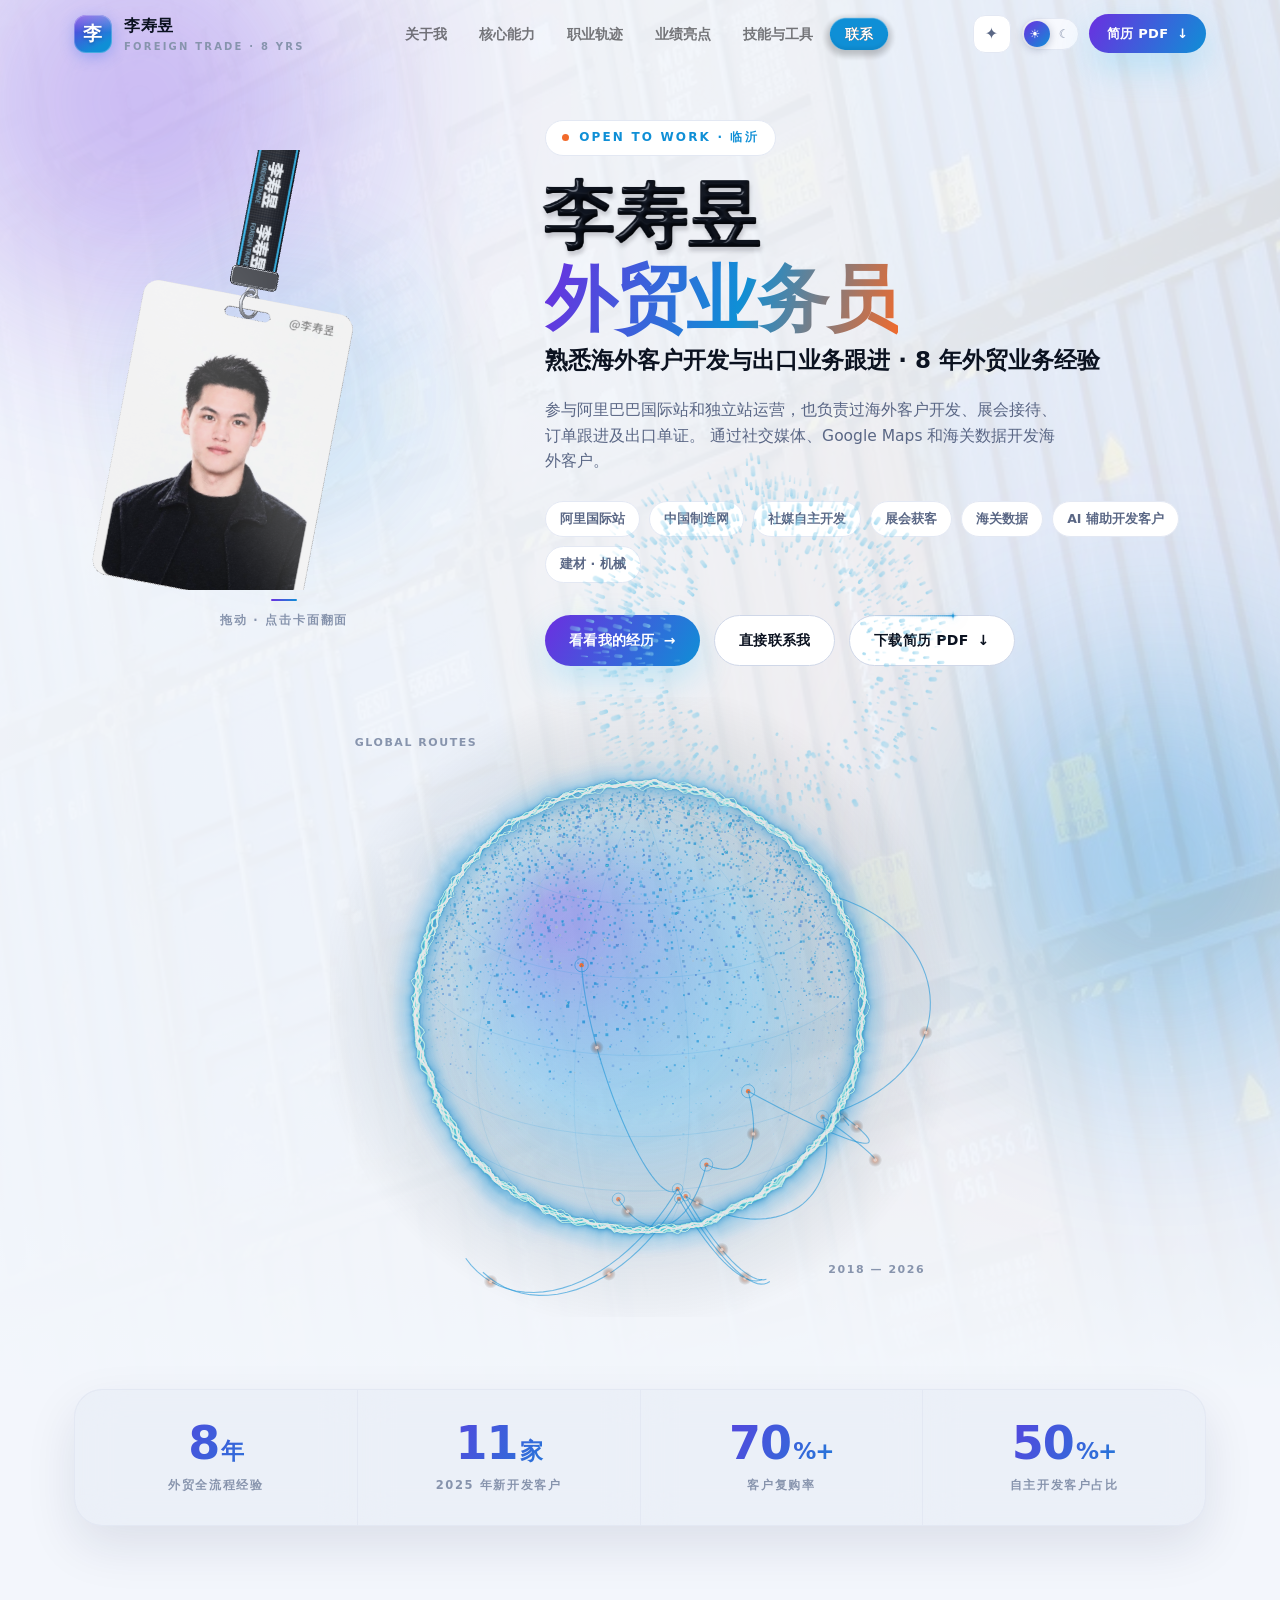
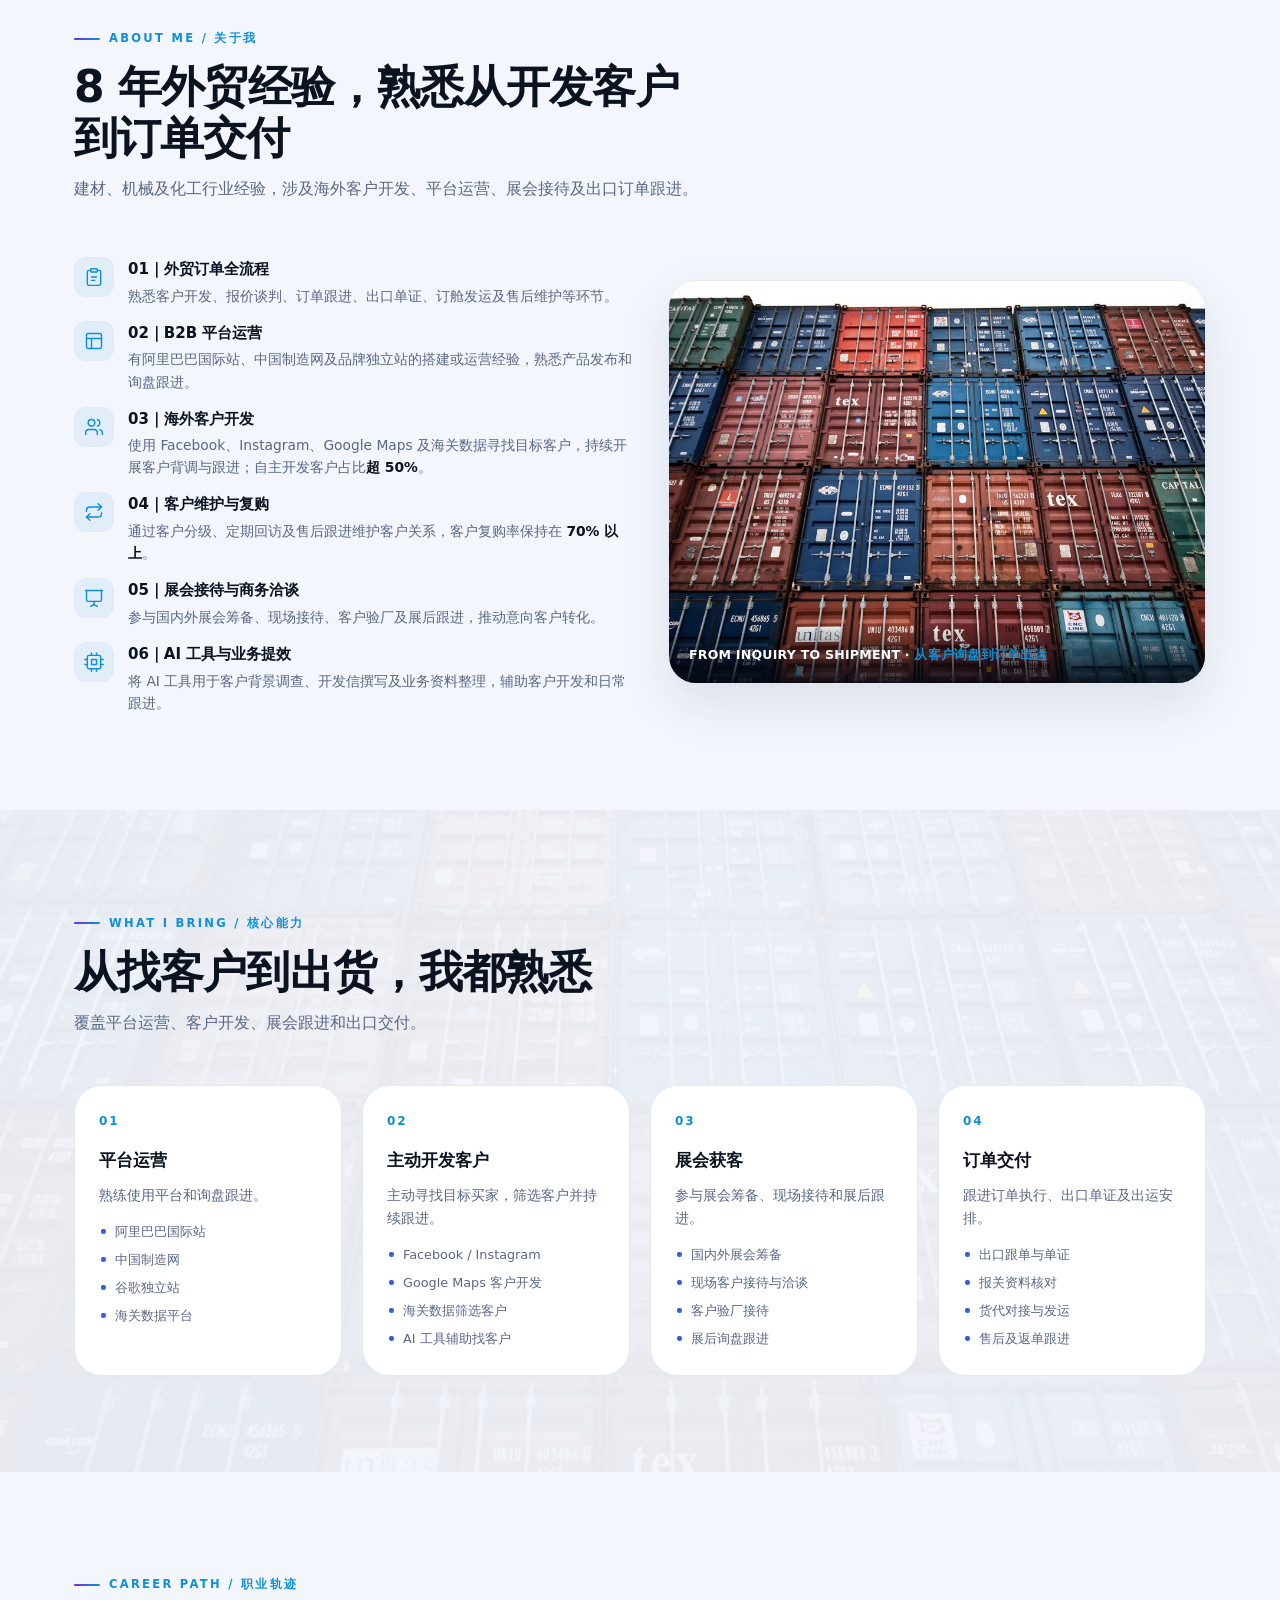
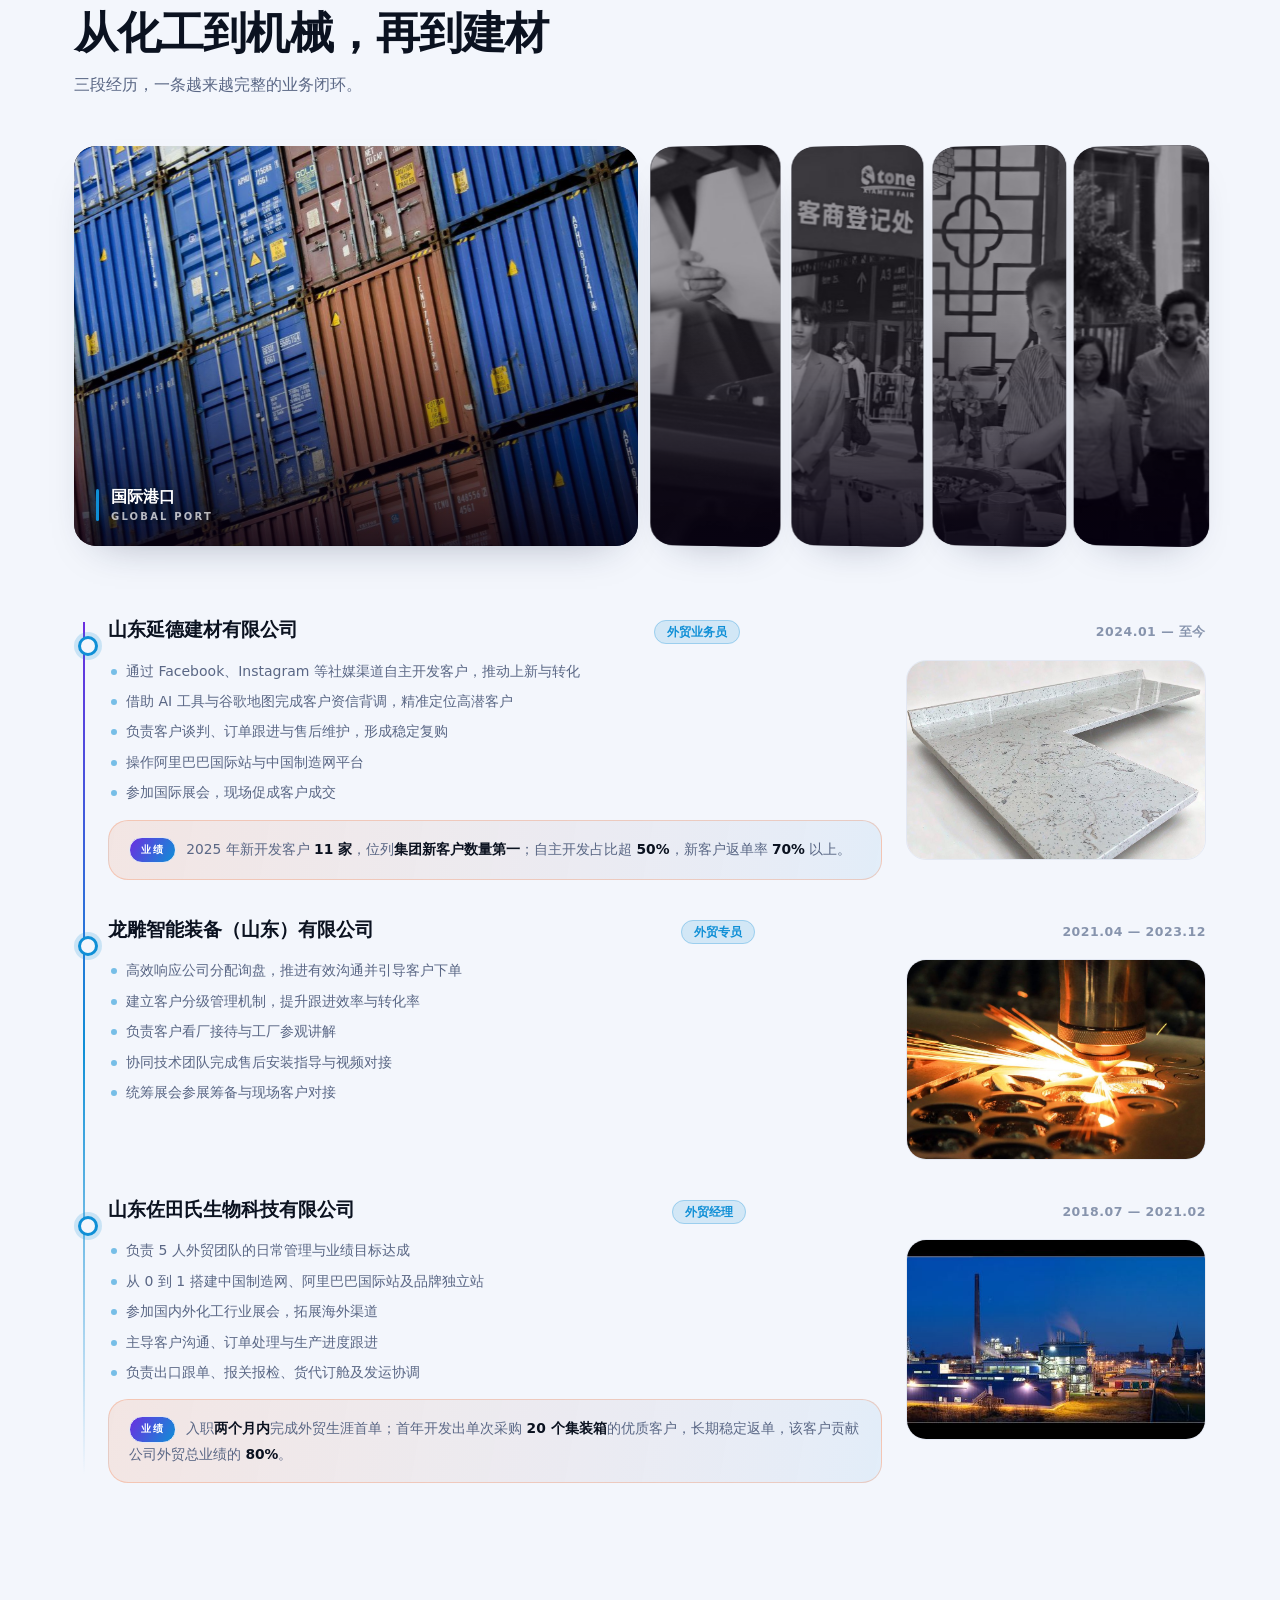
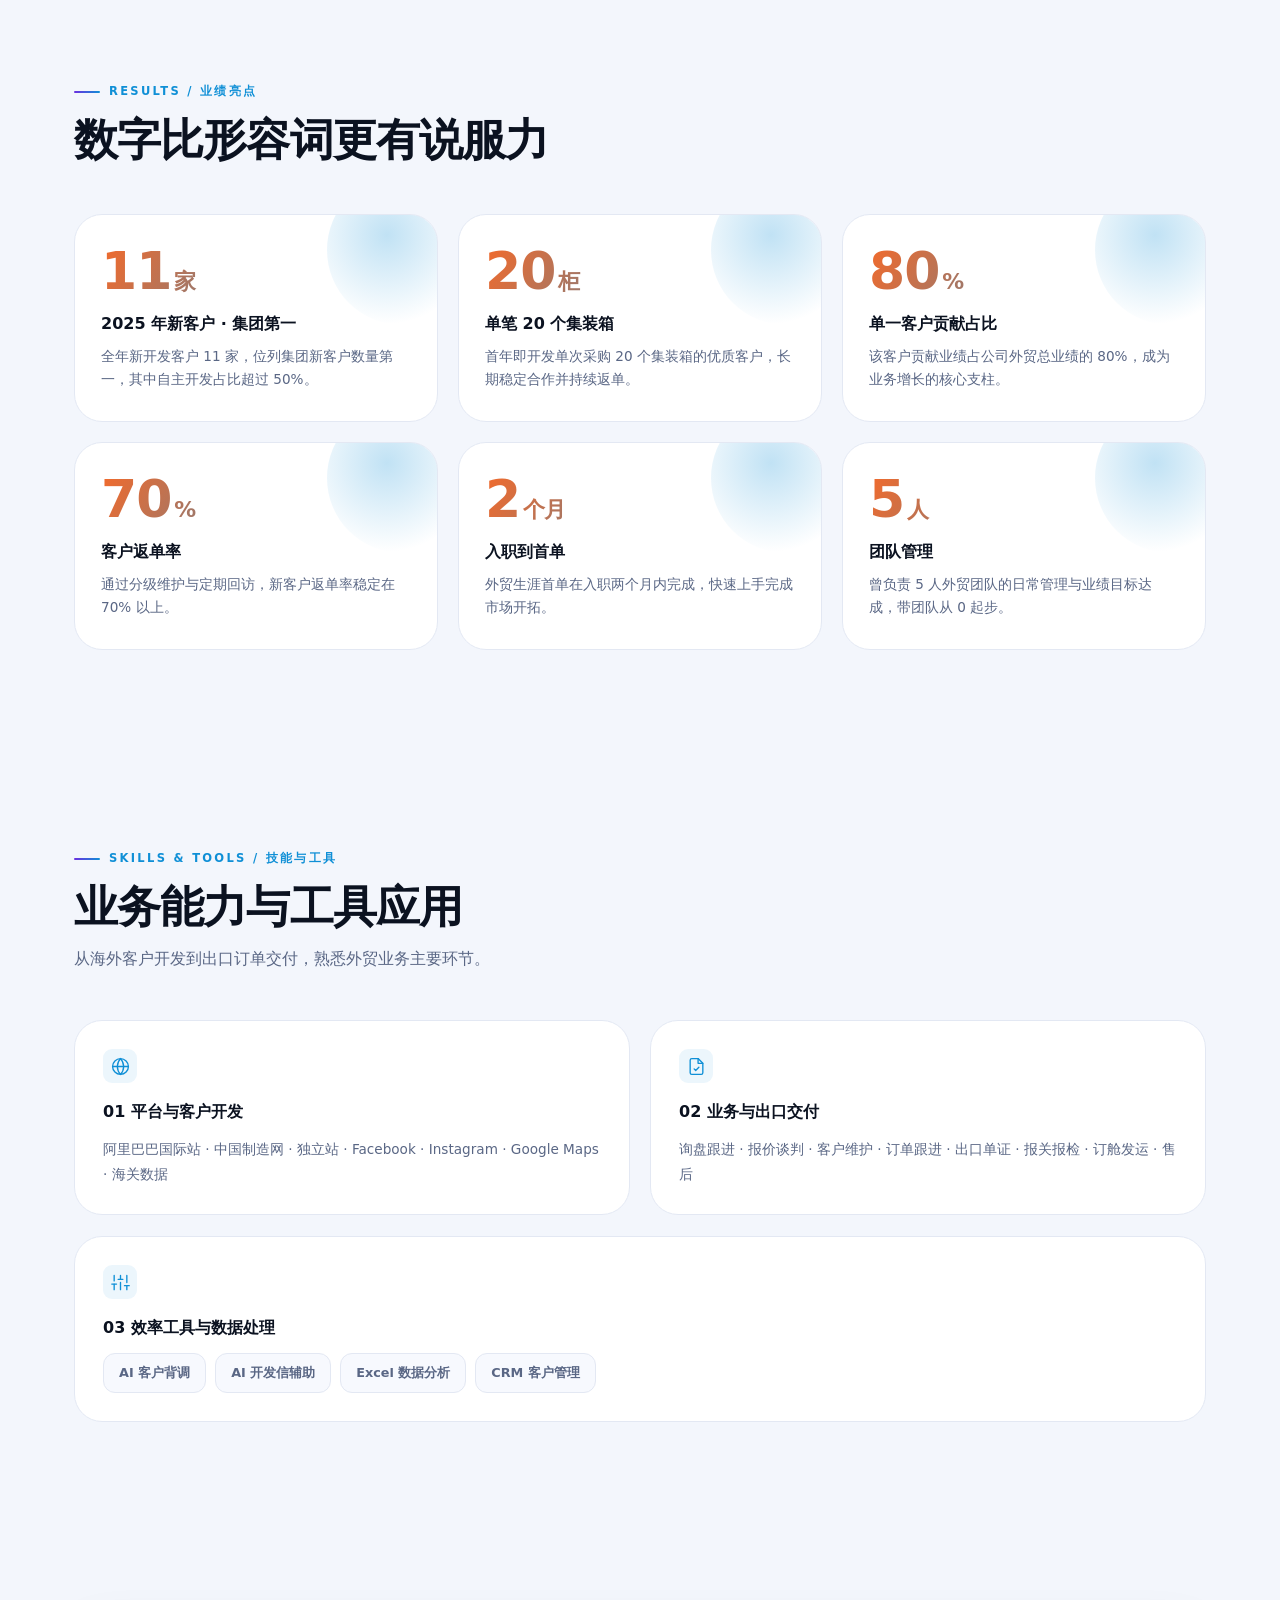
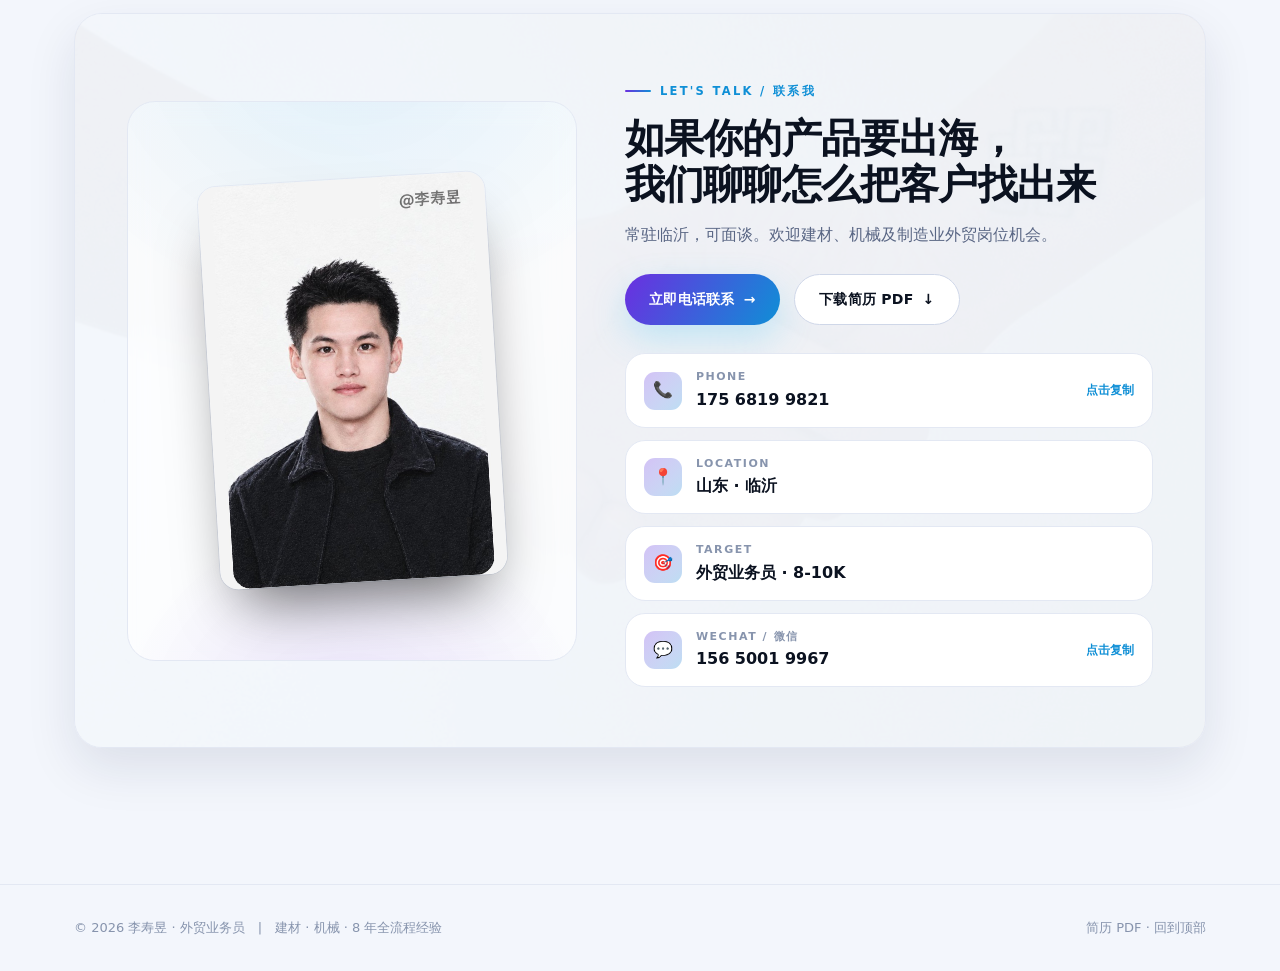
<file: index.html>
<!DOCTYPE html>
<html lang="zh-CN" data-theme="dark">
<head>
<meta charset="utf-8">
<meta name="viewport" content="width=device-width, initial-scale=1">
<title>李寿昱 · 外贸业务员 | 让中国制造直达海外买家</title>
<meta name="description" content="李寿昱，8 年外贸全流程经验，覆盖建材与机械行业。擅长阿里巴巴国际站、中国制造网平台运营，自主开发客户占比超 50%，客户复购率 70%+。">
<link rel="stylesheet" href="assets/css/style.css?v=20261024d">
</head>
<body>

<div class="ambient"></div>

<!-- 光标光效层：SwarmCursor 粒子群（WebGL2 实例化绘制），pointer-events:none 不拦截任何点击 -->
<div class="swarm-cursor" id="swarmLayer" aria-hidden="true">
  <canvas class="swarm-cursor__canvas" id="swarmCanvas"></canvas>
</div>

<!-- ================= NAV ================= -->
<nav class="nav" id="nav">
  <div class="wrap nav-in">
    <a class="brand" href="#top">
      <span class="mark">李</span>
      <span>李寿昱<small>FOREIGN TRADE · 8 YRS</small></span>
    </a>

    <div class="nav-links" id="navLinks">
      <a href="#about">关于我</a>
      <a href="#capability">核心能力</a>
      <a href="#path">职业轨迹</a>
      <a href="#results">业绩亮点</a>
      <a href="#skills">技能与工具</a>
      <a href="#contact">联系</a>
    </div>

    <div class="nav-tools">
      <button class="icon-btn" id="swarmToggle" title="光标光效开关" aria-label="光标光效开关" aria-pressed="true" hidden>✦</button>
      <button class="theme-toggle" id="themeToggle" data-mode="light" aria-pressed="false" aria-label="切换深浅色模式" title="切换深浅色模式">
        <span class="knob" aria-hidden="true"></span>
        <span class="sun" aria-hidden="true">☀</span>
        <span class="moon" aria-hidden="true">☾</span>
      </button>
      <a class="btn btn-primary" href="resume.pdf" download="李寿昱-简历.pdf" style="padding:9px 18px;font-size:13px">
        简历 PDF <span class="arrow">↓</span>
      </a>
      <button class="icon-btn burger" id="burger" aria-label="菜单">☰</button>
    </div>
  </div>
</nav>

<main id="top">

<!-- ================= HERO ================= -->
<section class="hero">
  <div class="hero-bg"></div>
  <div class="wrap hero-grid">
    <!-- 首屏左侧：Lanyard 悬挂工牌（three.js 物理模拟，拖动 / 拉伸 / 点击翻面） -->
    <div class="hero-badge">
      <div class="lanyard" id="heroLanyard"
           data-lanyard
           data-front="assets/img/hero-badge-front.jpg"
           data-back="assets/img/hero-badge-back.jpg?v=2"
           data-strap="assets/img/hero-badge-strap.jpg"
           data-card-color="#f4f4f4"
           data-strap-color="#141519"
           data-metal="silver"
           data-finish="glossy"
           data-size="0.68"
           data-strap-length="0.66"
           data-strap-width="0.86"></div>
      <div class="badge-hint">拖动 · 点击卡面翻面</div>
    </div>

    <div class="hero-copy">
      <span class="eyebrow"><span class="pulse"></span>OPEN TO WORK · 临沂</span>

      <h1><span class="mesh-host" id="heroName">李寿昱</span><br><span class="grad">外贸业务员</span></h1>

      <div class="title">熟悉海外客户开发与出口业务跟进 · 8 年外贸业务经验</div>

      <p class="lead">
        参与阿里巴巴国际站和独立站运营，也负责过海外客户开发、展会接待、订单跟进及出口单证。
        通过社交媒体、Google Maps 和海关数据开发海外客户。
      </p>

      <div class="chips">
        <span class="chip">阿里国际站</span>
        <span class="chip">中国制造网</span>
        <span class="chip">社媒自主开发</span>
        <span class="chip">展会获客</span>
        <span class="chip">海关数据</span>
        <span class="chip">AI 辅助开发客户</span>
        <span class="chip">建材 · 机械</span>
      </div>

      <div class="hero-cta">
        <a class="btn btn-primary" href="#path">看看我的经历 <span class="arrow">→</span></a>
        <a class="btn btn-ghost" href="#contact">直接联系我</a>
        <a class="btn btn-ghost" id="resumeBtn" href="resume.pdf" download="李寿昱-简历.pdf">下载简历 PDF <span class="arrow">↓</span></a>
      </div>
    </div>
  </div>

  <!-- 首屏底部：全球航线带 -->
  <div class="wrap globe-band">
    <div class="globe-stage">
      <canvas id="globe" aria-label="全球航线网络可视化"></canvas>
      <span class="orbit-label" style="top:6%;left:4%">GLOBAL ROUTES</span>
      <span class="orbit-label" style="bottom:6%;right:4%">2018 — 2026</span>
    </div>
  </div>
</section>

<!-- ================= STATS ================= -->
<section class="stats">
  <div class="wrap">
    <div class="stats-in reveal">
      <div class="stat"><div class="num" data-count="8"><em>年</em></div><div class="lbl">外贸全流程经验</div></div>
      <div class="stat"><div class="num" data-count="11"><em>家</em></div><div class="lbl">2025 年新开发客户</div></div>
      <div class="stat"><div class="num" data-count="70"><em>%+</em></div><div class="lbl">客户复购率</div></div>
      <div class="stat"><div class="num" data-count="50"><em>%+</em></div><div class="lbl">自主开发客户占比</div></div>
    </div>
  </div>
</section>

<!-- ================= ABOUT ================= -->
<section id="about">
  <div class="wrap">
    <div class="sec-head reveal">
      <span class="kicker">ABOUT ME / 关于我</span>
      <h2>8 年外贸经验，熟悉从开发客户到订单交付</h2>
      <p>建材、机械及化工行业经验，涉及海外客户开发、平台运营、展会接待及出口订单跟进。</p>
    </div>

    <div class="about-grid">
      <div class="reveal">
        <div class="adv-list">
          <div class="adv-item">
            <div class="ico"><svg viewBox="0 0 24 24" fill="none" stroke="currentColor" stroke-width="1.7" stroke-linecap="round" stroke-linejoin="round"><rect x="8" y="2" width="8" height="4" rx="1"/><path d="M16 4h2a2 2 0 0 1 2 2v14a2 2 0 0 1-2 2H6a2 2 0 0 1-2-2V6a2 2 0 0 1 2-2h2"/><path d="M9 12h6M9 16h4"/></svg></div>
            <div><h4>01｜外贸订单全流程</h4>
              <p>熟悉客户开发、报价谈判、订单跟进、出口单证、订舱发运及售后维护等环节。</p></div>
          </div>
          <div class="adv-item">
            <div class="ico"><svg viewBox="0 0 24 24" fill="none" stroke="currentColor" stroke-width="1.7" stroke-linecap="round" stroke-linejoin="round"><rect x="3" y="3" width="18" height="18" rx="2"/><path d="M3 9h18M9 21V9"/></svg></div>
            <div><h4>02｜B2B 平台运营</h4>
              <p>有阿里巴巴国际站、中国制造网及品牌独立站的搭建或运营经验，熟悉产品发布和询盘跟进。</p></div>
          </div>
          <div class="adv-item">
            <div class="ico"><svg viewBox="0 0 24 24" fill="none" stroke="currentColor" stroke-width="1.7" stroke-linecap="round" stroke-linejoin="round"><path d="M16 21v-2a4 4 0 0 0-4-4H6a4 4 0 0 0-4 4v2"/><circle cx="9" cy="7" r="4"/><path d="M22 21v-2a4 4 0 0 0-3-3.87M16 3.13a4 4 0 0 1 0 7.75"/></svg></div>
            <div><h4>03｜海外客户开发</h4>
              <p>使用 Facebook、Instagram、Google Maps 及海关数据寻找目标客户，持续开展客户背调与跟进；自主开发客户占比<b>超 50%</b>。</p></div>
          </div>
          <div class="adv-item">
            <div class="ico"><svg viewBox="0 0 24 24" fill="none" stroke="currentColor" stroke-width="1.7" stroke-linecap="round" stroke-linejoin="round"><path d="M17 2l4 4-4 4"/><path d="M3 11v-1a4 4 0 0 1 4-4h14"/><path d="M7 22l-4-4 4-4"/><path d="M21 13v1a4 4 0 0 1-4 4H3"/></svg></div>
            <div><h4>04｜客户维护与复购</h4>
              <p>通过客户分级、定期回访及售后跟进维护客户关系，客户复购率保持在 <b>70% 以上</b>。</p></div>
          </div>
          <div class="adv-item">
            <div class="ico"><svg viewBox="0 0 24 24" fill="none" stroke="currentColor" stroke-width="1.7" stroke-linecap="round" stroke-linejoin="round"><path d="M2 3h20"/><path d="M21 3v11a2 2 0 0 1-2 2H5a2 2 0 0 1-2-2V3"/><path d="M12 16v4"/><path d="M8 22l4-2 4 2"/></svg></div>
            <div><h4>05｜展会接待与商务洽谈</h4>
              <p>参与国内外展会筹备、现场接待、客户验厂及展后跟进，推动意向客户转化。</p></div>
          </div>
          <div class="adv-item">
            <div class="ico"><svg viewBox="0 0 24 24" fill="none" stroke="currentColor" stroke-width="1.7" stroke-linecap="round" stroke-linejoin="round"><rect x="4" y="4" width="16" height="16" rx="2"/><rect x="9" y="9" width="6" height="6"/><path d="M9 1v3M15 1v3M9 20v3M15 20v3M1 9h3M1 15h3M20 9h3M20 15h3"/></svg></div>
            <div><h4>06｜AI 工具与业务提效</h4>
              <p>将 AI 工具用于客户背景调查、开发信撰写及业务资料整理，辅助客户开发和日常跟进。</p></div>
          </div>
        </div>
      </div>

      <div class="photo reveal">
        <img src="assets/img/containers.jpg" alt="港口集装箱堆场" loading="lazy">
        <div class="cap">FROM INQUIRY TO SHIPMENT · <span>从客户询盘到订单出运</span></div>
      </div>
    </div>
  </div>
</section>

<!-- ================= CAPABILITY ================= -->
<section id="capability">
  <div class="wrap">
    <div class="sec-head reveal">
      <span class="kicker">WHAT I BRING / 核心能力</span>
      <h2>从找客户到出货，我都熟悉</h2>
      <p>覆盖平台运营、客户开发、展会跟进和出口交付。</p>
    </div>

    <div class="cap-grid">
      <div class="card cap reveal">
        <span class="num">01</span>
        <h3>平台运营</h3>
        <p>熟练使用平台和询盘跟进。</p>
        <ul>
          <li>阿里巴巴国际站</li>
          <li>中国制造网</li>
          <li>谷歌独立站</li>
          <li>海关数据平台</li>
        </ul>
      </div>

      <div class="card cap reveal">
        <span class="num">02</span>
        <h3>主动开发客户</h3>
        <p>主动寻找目标买家，筛选客户并持续跟进。</p>
        <ul>
          <li>Facebook / Instagram</li>
          <li>Google Maps 客户开发</li>
          <li>海关数据筛选客户</li>
          <li>AI 工具辅助找客户</li>
        </ul>
      </div>

      <div class="card cap reveal">
        <span class="num">03</span>
        <h3>展会获客</h3>
        <p>参与展会筹备、现场接待和展后跟进。</p>
        <ul>
          <li>国内外展会筹备</li>
          <li>现场客户接待与洽谈</li>
          <li>客户验厂接待</li>
          <li>展后询盘跟进</li>
        </ul>
      </div>

      <div class="card cap reveal">
        <span class="num">04</span>
        <h3>订单交付</h3>
        <p>跟进订单执行、出口单证及出运安排。</p>
        <ul>
          <li>出口跟单与单证</li>
          <li>报关资料核对</li>
          <li>货代对接与发运</li>
          <li>售后及返单跟进</li>
        </ul>
      </div>
    </div>
  </div>
</section>

<!-- ================= TIMELINE ================= -->
<section id="path">
  <div class="wrap">
    <div class="sec-head reveal">
      <span class="kicker">CAREER PATH / 职业轨迹</span>
      <h2>从化工到机械，再到建材</h2>
      <p>三段经历，一条越来越完整的业务闭环。</p>
    </div>

    <!-- AccordionGallery：外贸全链路实景（React Bits 组件原生移植） -->
    <div class="accordion-gallery" id="tradeGallery" role="list" aria-label="外贸业务全流程实景"
         data-default-index="0" data-expand-ratio="0.52" data-height="400"
         data-tilt="8" data-parallax="0.5" data-stagger="0.06"
         data-trigger="hover" data-grayscale="true" data-show-labels="true">
      <div class="ag-panel" role="listitem" tabindex="0" aria-label="国际港口">
        <span class="ag-panel__frame">
          <span class="ag-panel__media"><img src="assets/img/port.jpg" alt="国际港口集装箱码头" loading="lazy" draggable="false"></span>
          <span class="ag-panel__overlay"></span>
        </span>
        <span class="ag-panel__label">
          <span class="ag-panel__bar"></span>
          <span class="ag-panel__text">国际港口<em>GLOBAL PORT</em></span>
        </span>
      </div>
      <div class="ag-panel" role="listitem" tabindex="0" aria-label="提供方案">
        <span class="ag-panel__frame">
          <span class="ag-panel__media"><img src="assets/img/proposal.jpg" alt="为客户定制方案与报价" loading="lazy" draggable="false"></span>
          <span class="ag-panel__overlay"></span>
        </span>
        <span class="ag-panel__label">
          <span class="ag-panel__bar"></span>
          <span class="ag-panel__text">提供方案<em>SOLUTION PROPOSAL</em></span>
        </span>
      </div>
      <div class="ag-panel" role="listitem" tabindex="0" aria-label="参加展会">
        <span class="ag-panel__frame">
          <span class="ag-panel__media"><img src="assets/img/expo.jpg" alt="参加中国厦门工矿产品展接待客商" loading="lazy" draggable="false" style="object-position:50% 62%"></span>
          <span class="ag-panel__overlay"></span>
        </span>
        <span class="ag-panel__label">
          <span class="ag-panel__bar"></span>
          <span class="ag-panel__text">参加展会<em>TRADE FAIR</em></span>
        </span>
      </div>
      <div class="ag-panel" role="listitem" tabindex="0" aria-label="陪同看厂">
        <span class="ag-panel__frame">
          <span class="ag-panel__media"><img src="assets/img/factory-tour.jpg" alt="陪同国外客户实地走访交流" loading="lazy" draggable="false" style="object-position:50% 30%"></span>
          <span class="ag-panel__overlay"></span>
        </span>
        <span class="ag-panel__label">
          <span class="ag-panel__bar"></span>
          <span class="ag-panel__text">陪同看厂<em>FACTORY TOUR</em></span>
        </span>
      </div>
      <div class="ag-panel" role="listitem" tabindex="0" aria-label="国外拜访">
        <span class="ag-panel__frame">
          <span class="ag-panel__media"><img src="assets/img/overseas.jpg" alt="与国外客户合影，实地拜访维护" loading="lazy" draggable="false"></span>
          <span class="ag-panel__overlay"></span>
        </span>
        <span class="ag-panel__label">
          <span class="ag-panel__bar"></span>
          <span class="ag-panel__text">国外拜访<em>OVERSEAS VISIT</em></span>
        </span>
      </div>
    </div>

    <div class="timeline">
      <!-- 1 -->
      <div class="tl-item reveal">
        <div class="tl-head">
          <div><h3>山东延德建材有限公司</h3></div>
          <div><span class="role">外贸业务员</span></div>
          <div class="time">2024.01 — 至今</div>
        </div>
        <div class="tl-body">
          <div>
            <ul>
              <li>通过 Facebook、Instagram 等社媒渠道自主开发客户，推动上新与转化</li>
              <li>借助 AI 工具与谷歌地图完成客户资信背调，精准定位高潜客户</li>
              <li>负责客户谈判、订单跟进与售后维护，形成稳定复购</li>
              <li>操作阿里巴巴国际站与中国制造网平台</li>
              <li>参加国际展会，现场促成客户成交</li>
            </ul>
            <div class="win">
              <span class="tag">业绩</span>2025 年新开发客户 <b>11 家</b>，位列<b>集团新客户数量第一</b>；自主开发占比超 <b>50%</b>，新客户返单率 <b>70%</b> 以上。
            </div>
          </div>
          <div class="tl-shot"><img src="assets/img/bricks.jpg" alt="石英石台面" loading="lazy"></div>
        </div>
      </div>

      <!-- 2 -->
      <div class="tl-item reveal">
        <div class="tl-head">
          <div><h3>龙雕智能装备（山东）有限公司</h3></div>
          <div><span class="role">外贸专员</span></div>
          <div class="time">2021.04 — 2023.12</div>
        </div>
        <div class="tl-body">
          <div>
            <ul>
              <li>高效响应公司分配询盘，推进有效沟通并引导客户下单</li>
              <li>建立客户分级管理机制，提升跟进效率与转化率</li>
              <li>负责客户看厂接待与工厂参观讲解</li>
              <li>协同技术团队完成售后安装指导与视频对接</li>
              <li>统筹展会参展筹备与现场客户对接</li>
            </ul>
          </div>
          <div class="tl-shot"><img src="assets/img/laser.jpg" alt="激光切割设备" loading="lazy"></div>
        </div>
      </div>

      <!-- 3 -->
      <div class="tl-item reveal">
        <div class="tl-head">
          <div><h3>山东佐田氏生物科技有限公司</h3></div>
          <div><span class="role">外贸经理</span></div>
          <div class="time">2018.07 — 2021.02</div>
        </div>
        <div class="tl-body">
          <div>
            <ul>
              <li>负责 5 人外贸团队的日常管理与业绩目标达成</li>
              <li>从 0 到 1 搭建中国制造网、阿里巴巴国际站及品牌独立站</li>
              <li>参加国内外化工行业展会，拓展海外渠道</li>
              <li>主导客户沟通、订单处理与生产进度跟进</li>
              <li>负责出口跟单、报关报检、货代订舱及发运协调</li>
            </ul>
            <div class="win">
              <span class="tag">业绩</span>入职<b>两个月内</b>完成外贸生涯首单；首年开发出单次采购 <b>20 个集装箱</b>的优质客户，长期稳定返单，该客户贡献公司外贸总业绩的 <b>80%</b>。
            </div>
          </div>
          <div class="tl-shot"><img src="assets/img/plant.jpg" alt="化工生产" loading="lazy"></div>
        </div>
      </div>
    </div>
  </div>
</section>

<!-- ================= RESULTS ================= -->
<section id="results">
  <div class="wrap">
    <div class="sec-head reveal">
      <span class="kicker">RESULTS / 业绩亮点</span>
      <h2>数字比形容词更有说服力</h2>
    </div>

    <div class="res-grid">
      <div class="card res reveal">
        <div class="big" data-count="11"><em>家</em></div>
        <h4>2025 年新客户 · 集团第一</h4>
        <p>全年新开发客户 11 家，位列集团新客户数量第一，其中自主开发占比超过 50%。</p>
      </div>
      <div class="card res reveal">
        <div class="big" data-count="20"><em>柜</em></div>
        <h4>单笔 20 个集装箱</h4>
        <p>首年即开发单次采购 20 个集装箱的优质客户，长期稳定合作并持续返单。</p>
      </div>
      <div class="card res reveal">
        <div class="big" data-count="80"><em>%</em></div>
        <h4>单一客户贡献占比</h4>
        <p>该客户贡献业绩占公司外贸总业绩的 80%，成为业务增长的核心支柱。</p>
      </div>
      <div class="card res reveal">
        <div class="big" data-count="70"><em>%</em></div>
        <h4>客户返单率</h4>
        <p>通过分级维护与定期回访，新客户返单率稳定在 70% 以上。</p>
      </div>
      <div class="card res reveal">
        <div class="big" data-count="2"><em>个月</em></div>
        <h4>入职到首单</h4>
        <p>外贸生涯首单在入职两个月内完成，快速上手完成市场开拓。</p>
      </div>
      <div class="card res reveal">
        <div class="big" data-count="5"><em>人</em></div>
        <h4>团队管理</h4>
        <p>曾负责 5 人外贸团队的日常管理与业绩目标达成，带团队从 0 起步。</p>
      </div>
    </div>
  </div>
</section>

<!-- ================= SKILLS ================= -->
<section id="skills">
  <div class="wrap">
    <div class="sec-head reveal">
      <span class="kicker">SKILLS & TOOLS / 技能与工具</span>
      <h2>业务能力与工具应用</h2>
      <p>从海外客户开发到出口订单交付，熟悉外贸业务主要环节。</p>
    </div>

    <div class="skill-grid">
      <div class="card skill-block reveal">
        <div class="skill-ico"><svg viewBox="0 0 24 24" fill="none" stroke="currentColor" stroke-width="1.7" stroke-linecap="round" stroke-linejoin="round"><circle cx="12" cy="12" r="10"/><path d="M2 12h20"/><path d="M12 2a15.3 15.3 0 0 1 4 10 15.3 15.3 0 0 1-4 10 15.3 15.3 0 0 1-4-10 15.3 15.3 0 0 1 4-10z"/></svg></div>
        <h3>01 平台与客户开发</h3>
        <p class="skill-desc">阿里巴巴国际站 · 中国制造网 · 独立站 · Facebook · Instagram · Google Maps · 海关数据</p>
      </div>

      <div class="card skill-block reveal">
        <div class="skill-ico"><svg viewBox="0 0 24 24" fill="none" stroke="currentColor" stroke-width="1.7" stroke-linecap="round" stroke-linejoin="round"><path d="M14 2H6a2 2 0 0 0-2 2v16a2 2 0 0 0 2 2h12a2 2 0 0 0 2-2V8z"/><path d="M14 2v6h6"/><path d="M9 15l2 2 4-4"/></svg></div>
        <h3>02 业务与出口交付</h3>
        <p class="skill-desc">询盘跟进 · 报价谈判 · 客户维护 · 订单跟进 · 出口单证 · 报关报检 · 订舱发运 · 售后</p>
      </div>

      <div class="card skill-block skill-block--wide reveal">
        <div class="skill-ico"><svg viewBox="0 0 24 24" fill="none" stroke="currentColor" stroke-width="1.7" stroke-linecap="round" stroke-linejoin="round"><path d="M4 21v-7M4 10V3M12 21v-9M12 8V3M20 21v-5M20 12V3"/><path d="M1 14h6M9 8h6M17 16h6"/></svg></div>
        <h3>03 效率工具与数据处理</h3>
        <div class="tags">
          <span class="tag">AI 客户背调</span>
          <span class="tag">AI 开发信辅助</span>
          <span class="tag">Excel 数据分析</span>
          <span class="tag">CRM 客户管理</span>
        </div>
      </div>
    </div>
  </div>
</section>

<!-- ================= CONTACT ================= -->
<section id="contact">
  <div class="wrap">
    <div class="contact reveal">
      <div class="contact-bg"><img src="assets/img/handshake.jpg" alt="商务合作" loading="lazy"></div>
      <div class="contact-in">
        <div class="badge-plate">
          <img src="assets/img/hero-badge-front.jpg" alt="李寿昱 · 外贸业务员工牌" loading="lazy">
        </div>

        <div class="contact-copy">
          <span class="kicker">LET'S TALK / 联系我</span>
          <h2>如果你的产品要出海，<br>我们聊聊怎么把客户找出来</h2>
          <p>常驻临沂，可面谈。欢迎建材、机械及制造业外贸岗位机会。</p>
          <div class="hero-cta" style="margin-top:26px">
            <a class="btn btn-primary" href="tel:17568199821">立即电话联系 <span class="arrow">→</span></a>
            <a class="btn btn-ghost" href="resume.pdf" download="李寿昱-简历.pdf">下载简历 PDF <span class="arrow">↓</span></a>
          </div>

          <div class="contact-list">
            <div class="contact-row" data-copy="17568199821">
              <div class="ico">📞</div>
              <div><div class="k">PHONE</div><div class="v">175 6819 9821</div></div>
              <span class="act">点击复制</span>
            </div>
            <div class="contact-row">
              <div class="ico">📍</div>
              <div><div class="k">LOCATION</div><div class="v">山东 · 临沂</div></div>
            </div>
            <div class="contact-row">
              <div class="ico">🎯</div>
              <div><div class="k">TARGET</div><div class="v">外贸业务员 · 8-10K</div></div>
            </div>
            <div class="contact-row" data-copy="15650019967">
              <div class="ico">💬</div>
              <div><div class="k">WECHAT / 微信</div><div class="v">156 5001 9967</div></div>
              <span class="act">点击复制</span>
            </div>
          </div>
        </div>
      </div>
    </div>
  </div>
</section>

</main>

<footer class="footer">
  <div class="wrap footer-in">
    <div>© 2026 李寿昱 · 外贸业务员　|　建材 · 机械 · 8 年全流程经验</div>
    <div>
      <a href="resume.pdf" download="李寿昱-简历.pdf">简历 PDF</a> ·
      <a href="#top">回到顶部</a>
    </div>
  </div>
</footer>

<div class="toast" id="toast"></div>

<script src="assets/js/swarm-cursor.js"></script>
<script src="assets/js/globe.js"></script>
<script src="assets/js/crystalized-globe.js"></script>
<script src="assets/js/accordion-gallery.js"></script>
<script src="assets/js/star-border.js"></script>
<script src="assets/js/elastic-mesh.js"></script>
<script src="assets/js/gooey-nav.js"></script>
<script src="assets/js/main.js?v=20261024b"></script>
<script type="module" src="assets/js/lanyard.js"></script>
</body>
</html>
</file>
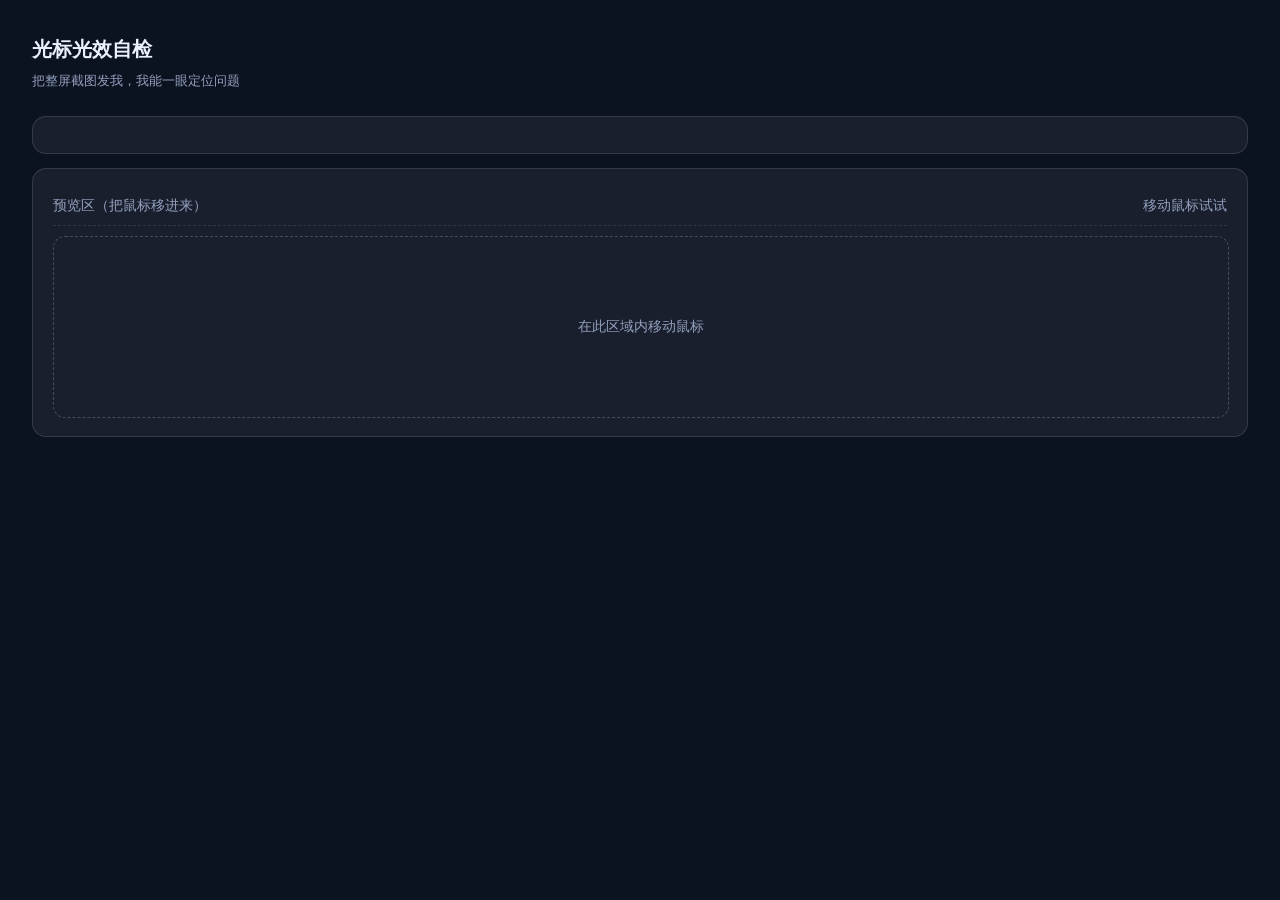
<file: swarm-check.html>
<!DOCTYPE html>
<html lang="zh-CN">
<head>
<meta charset="UTF-8">
<meta name="viewport" content="width=device-width, initial-scale=1">
<title>光标光效自检</title>
<style>
  body{margin:0;padding:32px;background:#0B1220;color:#EAF0FF;font:14px/1.7 "Microsoft YaHei",system-ui,sans-serif}
  h1{font-size:20px;margin:0 0 4px}
  .sub{color:#93A0BD;margin-bottom:24px;font-size:13px}
  .card{background:rgba(255,255,255,.06);border:1px solid rgba(255,255,255,.12);border-radius:14px;padding:18px 20px;margin-bottom:14px}
  .row{display:flex;justify-content:space-between;gap:16px;border-bottom:1px dashed rgba(255,255,255,.1);padding:7px 0}
  .row:last-child{border-bottom:0}
  .k{color:#93A0BD}
  .v{font-weight:700}
  .ok{color:#4ADE80}
  .bad{color:#FF7A7A}
  .warn{color:#FBBF24}
  .probe{margin-top:10px;width:100%;height:180px;border-radius:12px;border:1px dashed rgba(255,255,255,.2);display:grid;place-items:center;color:#93A0BD}
</style>
</head>
<body>
<h1>光标光效自检</h1>
<div class="sub">把整屏截图发我，我能一眼定位问题</div>
<div class="card" id="report"></div>
<div class="card">
  <div class="row"><span class="k">预览区（把鼠标移进来）</span><span class="k" id="live">移动鼠标试试</span></div>
  <div class="probe" id="probe">在此区域内移动鼠标</div>
</div>
<script>
const rows = [];
const add = (k, v, cls) => rows.push({ k, v, cls });
const yes = b => b ? ['可用', 'ok'] : ['不可用', 'bad'];

// 1 WebGL2
let gl = null;
try { const c = document.createElement('canvas'); gl = c.getContext('webgl2'); } catch (e) {}
const [g] = yes(!!gl);
add('WebGL2 支持', g + (gl ? ' · ' + gl.getParameter(gl.VERSION) : ''), g === '可用' ? 'ok' : 'bad');
if (gl) {
  const dbg = gl.getExtension('WEBGL_debug_renderer_info');
  const r = dbg ? gl.getParameter(dbg.UNMASKED_RENDERER_WEBGL) : gl.getParameter(gl.RENDERER);
  add('显卡渲染器', String(r).slice(0, 46), 'ok');
}
// 2 指针能力
add('hover:hover 支持', window.matchMedia('(hover:hover)').matches ? '是' : '否', window.matchMedia('(hover:hover)').matches ? 'ok' : 'warn');
add('pointer:fine 支持', window.matchMedia('(pointer:fine)').matches ? '是' : '否（已放宽此限制）', window.matchMedia('(pointer:fine)').matches ? 'ok' : 'warn');
// 3 减弱动态效果
const rm = window.matchMedia('(prefers-reduced-motion: reduce)').matches;
add('系统「减弱动态效果」', rm ? '开启（已自动绕开）' : '关闭', rm ? 'warn' : 'ok');
// 4 本地开关
const ls = localStorage.getItem('li-shouyu-swarm');
add('本机开关状态', ls === 'off' ? '已关闭（点导航栏 ✦ 开启）' : '已开启', ls === 'off' ? 'bad' : 'ok');

setTimeout(() => {
  if (!window.__swarm) {
    add('SwarmCursor 实例', '未创建（组件未初始化）', 'bad');
  } else {
    const d = window.__swarm.debug();
    add('SwarmCursor 实例', '已创建 · ' + d.count + ' 粒子', 'ok');
    add('当前是否在跑（raf）', d.raf ? '是' : '否', d.raf ? 'ok' : 'bad');
    add('是否禁止绘制（reduce）', window.__swarm.reduce ? '是（被系统设置挡住）' : '否', window.__swarm.reduce ? 'bad' : 'ok');
    add('鼠标是否在页面内', d.pointerInside ? '是' : '否（移动鼠标后再看）', d.pointerInside ? 'ok' : 'warn');
    add('存在度 presence（0~1）', d.presence.toFixed(3), d.presence > 0.05 ? 'ok' : 'warn');
  }
  document.getElementById('report').innerHTML = rows.map(r =>
    `<div class="row"><span class="k">${r.k}</span><span class="v ${r.cls || ''}">${r.v}</span></div>`
  ).join('');
}, 1500);

// 实时探测：本报告页自己画一条粒子，验证这台机器能不能画 WebGL2
const probe = document.getElementById('probe');
const live = document.getElementById('live');
let n = 0;
probe.addEventListener('pointermove', e => {
  n++;
  const r = probe.getBoundingClientRect();
  const dot = document.createElement('div');
  dot.style.cssText = `position:fixed;left:${e.clientX}px;top:${e.clientY}px;width:8px;height:8px;border-radius:50%;
    background:radial-gradient(circle,#fff,#3DC0F5 60%,transparent);pointer-events:none;z-index:99;
    transition:opacity .6s,transform .6s;transform:translate(-50%,-50%)`;
  document.body.appendChild(dot);
  requestAnimationFrame(() => { dot.style.opacity = '0'; dot.style.transform = 'translate(-50%,-50%) scale(2.4)'; });
  setTimeout(() => dot.remove(), 700);
  live.textContent = '已捕获 ' + n + ' 次鼠标移动';
  live.className = 'k ok';
});
</script>
</body>
</html>
</file>
<file: assets/css/style.css>
/* =========================================================
   李寿昱 · 外贸业务员个人站
   Design tokens + premium glass / glow system
   ========================================================= */

:root{
  --font: "Poppins","Manrope","Segoe UI","Microsoft YaHei","PingFang SC",system-ui,-apple-system,sans-serif;
  --max: 1180px;
  --r-lg: 28px;
  --r-md: 20px;
  --r-sm: 14px;
  --ease: cubic-bezier(.22,1,.36,1);
}

/* ---------- dark (default) ---------- */
:root,
[data-theme="dark"]{
  --bg:#070B14;
  --bg-grad-1:#0B1224;
  --bg-grad-2:#070B14;
  --surface: rgba(255,255,255,.055);
  --surface-2: rgba(255,255,255,.085);
  --border: rgba(255,255,255,.10);
  --border-strong: rgba(255,255,255,.18);
  --text:#EAF0FF;
  --muted:#93A0BD;
  --faint:#5E6C8B;
  --accent:#3DC0F5;
  --accent-2:#7537ED;
  --accent-3:#FF8A4C;
  --shadow: 0 24px 60px rgba(0,0,0,.45);
  --glow: 0 0 60px rgba(61,192,245,.28);
  --hero-veil: linear-gradient(105deg, rgba(7,11,20,.94) 0%, rgba(7,11,20,.72) 45%, rgba(7,11,20,.35) 100%);
  --grain:.035;
}

/* ---------- light ---------- */
[data-theme="light"]{
  --bg:#F3F6FC;
  --bg-grad-1:#FFFFFF;
  --bg-grad-2:#EEF2FA;
  --surface:#FFFFFF;
  --surface-2:#F7F9FE;
  --border:#E3E8F3;
  --border-strong:#CFD7E8;
  --text:#0B1220;
  --muted:#5A6785;
  --faint:#8794AD;
  --accent:#0F8FD6;
  --accent-2:#6B2FE0;
  --accent-3:#F26A2B;
  --shadow: 0 20px 50px rgba(19,32,64,.10);
  --glow: 0 0 46px rgba(15,143,214,.18);
  --hero-veil: linear-gradient(105deg, rgba(243,246,252,.96) 0%, rgba(243,246,252,.82) 48%, rgba(243,246,252,.42) 100%);
  --grain:.02;
}

/* ---------- base ---------- */
*{box-sizing:border-box;margin:0;padding:0}
html{scroll-behavior:smooth}
body{
  font-family:var(--font);
  background:var(--bg);
  color:var(--text);
  line-height:1.65;
  overflow-x:hidden;
  transition:background .5s var(--ease), color .5s var(--ease);
  -webkit-font-smoothing:antialiased;
}
img{display:block;max-width:100%}
a{color:inherit;text-decoration:none}
button{font:inherit;color:inherit;border:0;background:none;cursor:pointer}
::selection{background:var(--accent-2);color:#fff}

.wrap{width:100%;max-width:var(--max);margin:0 auto;padding:0 24px}
section{position:relative;padding:96px 0}

/* ---------- ambient background ---------- */
.ambient{position:fixed;inset:0;z-index:0;pointer-events:none}
.ambient::before,.ambient::after{
  content:"";position:absolute;border-radius:50%;filter:blur(90px);opacity:.55;
}
.ambient::before{width:640px;height:640px;top:-220px;left:-180px;background:radial-gradient(circle,var(--accent-2),transparent 68%)}
.ambient::after{width:560px;height:560px;bottom:-240px;right:-160px;background:radial-gradient(circle,var(--accent),transparent 68%)}
main,.nav,.footer{position:relative;z-index:1}

/* ---------- nav ---------- */
/* 透明顶栏：无背景、无分割线，文字直接落在页面背景上 */
.nav{
  position:fixed;top:0;left:0;right:0;z-index:50;
  background:transparent;
}
.nav-in{display:flex;align-items:center;justify-content:space-between;height:68px}
.brand{display:flex;align-items:center;gap:12px;font-weight:800;letter-spacing:.04em;white-space:nowrap}
.brand>span:last-child{white-space:nowrap}
/* 品牌 Logo：渐变色块 + 衬线「李」字 */
.brand .mark{
  position:relative;width:38px;height:38px;border-radius:12px;display:grid;place-items:center;
  background:linear-gradient(150deg,var(--accent-2) 0%,var(--accent) 78%);
  color:#fff;
  font-family:"Noto Serif SC","Source Han Serif SC","STZhongsong","STSong","SimSun",serif;
  font-size:19px;font-weight:700;line-height:1;
  text-shadow:0 1px 3px rgba(10,20,60,.28);
  box-shadow:inset 0 0 0 1px rgba(255,255,255,.24),0 4px 14px rgba(59,110,241,.35);
  overflow:hidden;
}
.brand .mark::after{
  content:"";position:absolute;inset:0;border-radius:inherit;pointer-events:none;
  background:linear-gradient(180deg,rgba(255,255,255,.32),rgba(255,255,255,0) 46%);
}
.brand small{display:block;font-size:10px;letter-spacing:.22em;color:var(--faint);font-weight:600}
.nav-links{display:flex;gap:6px;align-items:center}
.nav-links a{
  font-size:13.5px;font-weight:600;color:var(--muted);
  padding:8px 14px;border-radius:999px;transition:.25s var(--ease);
}
.nav-links a:hover{color:var(--text);background:var(--surface-2)}
.nav-tools{display:flex;align-items:center;gap:10px}
.icon-btn{
  width:38px;height:38px;border-radius:12px;display:grid;place-items:center;
  border:1px solid var(--border);background:var(--surface);color:var(--muted);
  transition:.25s var(--ease);
}
.icon-btn:hover{color:var(--text);border-color:var(--border-strong);transform:translateY(-2px)}
/* 主题切换：单按钮 太阳/月亮 滑动开关 */
.theme-toggle{
  position:relative;width:58px;height:32px;border-radius:999px;flex:0 0 58px;
  border:1px solid var(--border);background:var(--surface-2);
  display:flex;align-items:center;justify-content:space-between;padding:0 8px;
  transition:.25s var(--ease);cursor:pointer;
}
.theme-toggle:hover{border-color:var(--border-strong)}
.theme-toggle .knob{
  position:absolute;top:2px;left:2px;width:26px;height:26px;border-radius:999px;
  background:linear-gradient(135deg,var(--accent-2),var(--accent));
  box-shadow:0 2px 8px rgba(10,20,60,.25);
  transition:transform .3s var(--ease);
}
.theme-toggle[data-mode="dark"] .knob{transform:translateX(26px)}
.theme-toggle span:not(.knob){position:relative;z-index:1;font-size:12px;line-height:1;color:var(--faint);transition:color .3s var(--ease)}
.theme-toggle[data-mode="light"] .sun{color:#fff}
.theme-toggle[data-mode="dark"] .moon{color:#fff}
.burger{display:none}

/* ---------- buttons ---------- */
.btn{
  display:inline-flex;align-items:center;gap:9px;
  padding:13px 24px;border-radius:999px;font-size:14px;font-weight:700;letter-spacing:.02em;
  transition:transform .35s var(--ease), box-shadow .35s var(--ease), background .35s var(--ease);
  will-change:transform;
}
.btn-primary{
  background:linear-gradient(120deg,var(--accent-2),var(--accent));color:#fff;
  box-shadow:0 14px 34px rgba(61,192,245,.26);
}
.btn-ghost{border:1px solid var(--border-strong);background:var(--surface);color:var(--text)}
.btn:hover{transform:translateY(-3px) scale(1.03)}
.btn-primary:hover{box-shadow:0 20px 44px rgba(61,192,245,.38)}
.btn-ghost:hover{border-color:var(--accent);color:var(--accent)}
.btn .arrow{transition:transform .35s var(--ease)}
.btn:hover .arrow{transform:translateX(4px)}

/* ---------- hero ---------- */
.hero{min-height:100vh;display:flex;flex-direction:column;align-items:stretch;justify-content:center;padding:120px 0 72px;overflow:hidden}
.hero-bg{
  position:absolute;inset:0;z-index:-1;
  background:url("../img/port.jpg") center/cover no-repeat;
  opacity:.30;
}
[data-theme="light"] .hero-bg{opacity:.22;filter:saturate(1.1)}
.hero-bg::after{content:"";position:absolute;inset:0;background:var(--hero-veil)}
.hero-bg::before{
  content:"";position:absolute;inset:0;
  background:linear-gradient(180deg,transparent 60%, var(--bg) 100%);
}
.hero-grid{display:grid;grid-template-columns:minmax(300px,420px) minmax(0,1fr);gap:clamp(26px,4vw,64px);align-items:center}

/* 首屏左侧：悬挂工牌（Lanyard · three.js 物理悬挂） */
.hero-badge{
  position:relative;height:clamp(430px,54vh,640px);
  padding-bottom:46px;box-sizing:border-box;
}
.hero-badge::before{
  content:"";position:absolute;inset:-8% -14%;z-index:0;pointer-events:none;
  background:radial-gradient(closest-side, color-mix(in srgb,var(--accent) 18%, transparent), transparent 74%);
  filter:blur(26px);
}
.hero-badge .lanyard{position:relative;z-index:1}
.hero-badge .badge-hint{bottom:6px}

/* 首屏底部：全球航线带 */
.globe-band{position:relative;margin-top:clamp(20px,3.4vh,52px);display:flex;justify-content:center}
.globe-band .globe-stage{max-width:min(620px,70vw);margin:0}

.eyebrow{
  display:inline-flex;align-items:center;gap:10px;font-size:12px;font-weight:700;letter-spacing:.18em;
  color:var(--accent);padding:7px 16px;border-radius:999px;
  border:1px solid var(--border);background:var(--surface);backdrop-filter:blur(10px);
}
.eyebrow .pulse{width:7px;height:7px;border-radius:50%;background:var(--accent-3);box-shadow:0 0 0 0 rgba(255,138,76,.7);animation:pulse 2.2s infinite}
@keyframes pulse{70%{box-shadow:0 0 0 12px rgba(255,138,76,0)}100%{box-shadow:0 0 0 0 rgba(255,138,76,0)}}
.hero h1{
  font-size:clamp(42px,5.6vw,78px);line-height:1.02;font-weight:800;letter-spacing:-.02em;margin:22px 0 6px;
}
.hero h1 .grad{
  background:linear-gradient(105deg,var(--accent-2),var(--accent) 55%,var(--accent-3));
  -webkit-background-clip:text;background-clip:text;color:transparent;
}
.hero .title{font-size:clamp(17px,2.1vw,23px);font-weight:600;color:var(--text);margin-bottom:18px}
.hero .title span{color:var(--accent)}
.hero p.lead{font-size:15.5px;color:var(--muted);max-width:52ch}
.chips{display:flex;flex-wrap:wrap;gap:9px;margin:26px 0 32px}
.chip{
  font-size:12.5px;font-weight:600;padding:7px 14px;border-radius:999px;
  border:1px solid var(--border);background:var(--surface);color:var(--muted);
  transition:.3s var(--ease);
}
.chip:hover{color:var(--text);border-color:var(--accent);transform:translateY(-2px)}
.hero-cta{display:flex;flex-wrap:wrap;gap:14px}

.globe-stage{position:relative;aspect-ratio:1/1;width:100%;max-width:520px;margin-left:auto}
#globe{width:100%;height:100%;display:block}
/* Canvas 2D 之上的 WebGL2 能量层：additive 发光，不拦截指针 */
.globe-fx{position:absolute;inset:0;width:100%;height:100%;display:block;pointer-events:none;z-index:2}
.globe-stage::after{
  content:"";position:absolute;inset:8%;border-radius:50%;
  background:radial-gradient(circle at 50% 50%, rgba(61,192,245,.16), transparent 62%);
  z-index:-1;filter:blur(20px);
}
.orbit-label{
  position:absolute;font-size:11px;font-weight:700;letter-spacing:.14em;color:var(--faint);
  pointer-events:none;
}

/* ---------- stats strip ---------- */
.stats{padding:0}
.stats-in{
  display:grid;grid-template-columns:repeat(4,1fr);gap:1px;overflow:hidden;
  border:1px solid var(--border);border-radius:var(--r-lg);
  background:var(--border);box-shadow:var(--shadow);
  backdrop-filter:blur(16px);
}
.stat{background:color-mix(in srgb, var(--bg) 55%, transparent);padding:30px 24px;text-align:center;backdrop-filter:blur(16px)}
.stat .num{
  font-size:clamp(30px,4.4vw,46px);font-weight:800;line-height:1;letter-spacing:-.02em;
  font-variant-numeric:tabular-nums;
  background:linear-gradient(120deg,var(--accent-2),var(--accent));
  -webkit-background-clip:text;background-clip:text;color:transparent;
}
.stat .num em{font-style:normal;font-size:.5em;font-weight:700;margin-left:2px}
.stat .lbl{margin-top:10px;font-size:11.5px;font-weight:700;letter-spacing:.14em;color:var(--faint);text-transform:uppercase}

/* ---------- section header ---------- */
.sec-head{max-width:640px;margin-bottom:48px}
.kicker{
  display:inline-flex;align-items:center;gap:9px;font-size:11.5px;font-weight:800;letter-spacing:.2em;
  color:var(--accent);text-transform:uppercase;margin-bottom:14px;
}
.kicker::before{content:"";width:26px;height:2px;background:linear-gradient(90deg,var(--accent-2),var(--accent));border-radius:2px}
h2{font-size:clamp(28px,3.6vw,44px);font-weight:800;letter-spacing:-.02em;line-height:1.15}
.sec-head p{margin-top:14px;color:var(--muted);font-size:15.5px}

/* ---------- cards ---------- */
.card{
  background:var(--surface);border:1px solid var(--border);border-radius:var(--r-lg);
  padding:28px;backdrop-filter:blur(18px) saturate(150%);
  transition:transform .45s var(--ease), border-color .45s var(--ease), box-shadow .45s var(--ease);
  will-change:transform;
}
.card:hover{transform:translateY(-6px);border-color:var(--border-strong);box-shadow:var(--shadow)}

/* about */
.about-grid{display:grid;grid-template-columns:1.02fr .98fr;gap:34px;align-items:center}
.adv-list{display:grid;gap:14px;margin-top:6px}
.adv-item{display:flex;gap:14px;align-items:flex-start}
.adv-item .ico{
  flex:0 0 40px;width:40px;height:40px;border-radius:12px;display:grid;place-items:center;
  background:color-mix(in srgb,var(--accent) 8%, transparent);
  border:1px solid var(--border);
  color:var(--accent);
}
.adv-item .ico svg{width:20px;height:20px;display:block}
.adv-item h4{font-size:15px;font-weight:700;margin-bottom:3px}
.adv-item p{font-size:13.8px;color:var(--muted);line-height:1.6}
.adv-item b{color:var(--text)}
.photo{
  border-radius:var(--r-lg);overflow:hidden;border:1px solid var(--border);
  box-shadow:var(--shadow);position:relative;
}
.photo img{width:100%;height:100%;object-fit:cover;aspect-ratio:4/3;transition:transform 1.2s var(--ease)}
.photo:hover img{transform:scale(1.06)}
.photo .cap{
  position:absolute;left:0;right:0;bottom:0;padding:18px 20px;
  background:linear-gradient(0deg,rgba(4,8,18,.86),transparent);
  color:#fff;font-size:12.5px;font-weight:600;letter-spacing:.02em;
}
.photo .cap span{color:var(--accent)}

/* capability */
#capability{overflow:hidden}
#capability::before{
  content:"";position:absolute;inset:0;z-index:-1;
  background:url("../img/containers.jpg") center/cover no-repeat;
  opacity:.07;filter:grayscale(.4);
}
[data-theme="light"] #capability::before{opacity:.05}
.cap-grid{display:grid;grid-template-columns:repeat(4,1fr);gap:20px}
.cap{padding:26px 24px}
.cap .num{
  font-size:12px;font-weight:800;letter-spacing:.16em;color:var(--accent);
  display:block;margin-bottom:14px;
}
.cap h3{font-size:17px;font-weight:700;margin-bottom:10px}
.cap p{font-size:13.6px;color:var(--muted);line-height:1.68}
.cap ul{margin-top:14px;display:grid;gap:7px}
.cap li{list-style:none;font-size:12.8px;color:var(--muted);padding-left:16px;position:relative}
.cap li::before{content:"";position:absolute;left:2px;top:8px;width:5px;height:5px;border-radius:2px;background:linear-gradient(135deg,var(--accent-2),var(--accent))}

/* ---------- accordion gallery（React Bits AccordionGallery 原生移植） ---------- */
.accordion-gallery{
  --ag-accent: var(--accent);
  --ag-overlay: #060010;
  --ag-text: #FFFFFF;
  --ag-gap: 12px;
  --ag-radius: 22px;
  --ag-media-size: 320px;
  --ag-ease: cubic-bezier(.22,1,.36,1);
  display:flex;flex-direction:row;gap:var(--ag-gap);
  width:100%;max-width:100%;
  perspective:1400px;perspective-origin:50% 50%;
  margin-bottom:68px;
}
.ag-panel{
  position:relative;flex:1 1 0;flex-grow:1;
  min-width:0;min-height:0;overflow:hidden;
  border-radius:var(--ag-radius);
  cursor:pointer;display:block;outline:none;
  transform-style:preserve-3d;transform-origin:center center;
  background:#0A0713;
  box-shadow:0 18px 46px -22px rgba(0,0,0,.8);
  will-change:flex-grow,transform;
  transition-property:flex-grow,transform;
  transition-duration:.6s;transition-timing-function:var(--ag-ease);
  -webkit-tap-highlight-color:transparent;
}
[data-theme="light"] .ag-panel{box-shadow:0 18px 42px -26px rgba(19,32,64,.4)}
.ag-panel:focus-visible{
  box-shadow:0 0 0 3px var(--ag-accent),0 18px 46px -22px rgba(0,0,0,.8);
}
.ag-panel__frame{position:absolute;inset:0;overflow:hidden;border-radius:inherit}
.ag-panel__media{
  position:absolute;top:50%;left:50%;
  width:var(--ag-media-size);height:100%;
  transform:translate(-50%,-50%);
  will-change:transform,filter;
  transition-property:transform,filter;
  transition-duration:.6s;transition-timing-function:var(--ag-ease);
}
.ag-panel__media img{width:100%;height:100%;object-fit:cover;display:block;user-select:none;-webkit-user-drag:none}
.ag-panel__overlay{
  position:absolute;inset:0;pointer-events:none;
  background:
    linear-gradient(180deg,transparent 42%,color-mix(in srgb,var(--ag-overlay) 84%,transparent) 100%),
    color-mix(in srgb,var(--ag-overlay) calc(var(--ag-dim,0) * 100%),transparent);
  transition:background .6s var(--ag-ease);
}
.ag-panel__label{
  position:absolute;left:22px;bottom:22px;right:22px;
  display:flex;align-items:center;gap:12px;
  pointer-events:none;z-index:2;
}
.ag-panel__bar{
  flex:0 0 auto;width:3px;height:32px;border-radius:3px;
  background:var(--ag-accent);
  box-shadow:0 0 14px color-mix(in srgb,var(--ag-accent) 65%,transparent);
  opacity:0;transform:translateX(-14px);
  transition-property:opacity,transform;
  transition-duration:.6s;transition-timing-function:var(--ag-ease);
}
.ag-panel__text{
  color:var(--ag-text);font-weight:700;
  font-size:clamp(15px,1.25vw,19px);line-height:1.28;letter-spacing:.01em;
  white-space:nowrap;overflow:hidden;text-overflow:ellipsis;
  opacity:0;transform:translateX(-14px);
  text-shadow:0 2px 16px rgba(0,0,0,.6);
  transition-property:opacity,transform;
  transition-duration:.6s;transition-timing-function:var(--ag-ease);
}
.ag-panel__text em{
  display:block;font-style:normal;font-size:10px;font-weight:800;
  letter-spacing:.22em;opacity:.7;margin-top:4px;
}
.accordion-gallery--vertical{flex-direction:column}
@media (max-width:760px){
  .accordion-gallery{flex-direction:column;height:auto!important;perspective:none;margin-bottom:44px}
  .ag-panel{min-height:104px;transform:none!important}
  .ag-panel__media{width:100%;height:var(--ag-media-size)}
  .ag-panel__label{left:18px;bottom:18px;right:18px}
}
@media (prefers-reduced-motion:reduce){
  .ag-panel,.ag-panel__media,.ag-panel__bar,.ag-panel__text{will-change:auto}
}

/* timeline */
.timeline{position:relative;padding-left:34px}
.timeline::before{content:"";position:absolute;left:9px;top:8px;bottom:8px;width:2px;background:linear-gradient(180deg,var(--accent-2),var(--accent),transparent)}
.tl-item{position:relative;margin-bottom:34px}
.tl-item:last-child{margin-bottom:0}
.tl-item::before{
  content:"";position:absolute;left:-30px;top:22px;width:14px;height:14px;border-radius:50%;
  background:var(--bg);border:3px solid var(--accent);box-shadow:0 0 0 4px color-mix(in srgb,var(--accent) 18%, transparent);
}
.tl-head{display:flex;align-items:baseline;justify-content:space-between;gap:16px;flex-wrap:wrap}
.tl-head h3{font-size:19px;font-weight:800}
.tl-head .role{
  font-size:12px;font-weight:700;color:var(--accent);padding:4px 12px;border-radius:999px;
  background:color-mix(in srgb,var(--accent) 14%, transparent);border:1px solid color-mix(in srgb,var(--accent) 28%, transparent);
}
.tl-head .time{font-size:12.5px;font-weight:700;color:var(--faint);letter-spacing:.04em;font-variant-numeric:tabular-nums}
.tl-body{display:grid;grid-template-columns:1fr 300px;gap:24px;margin-top:14px;align-items:start}
.tl-body ul{display:grid;gap:8px}
.tl-body li{list-style:none;font-size:14px;color:var(--muted);padding-left:18px;position:relative;line-height:1.6}
.tl-body li::before{content:"";position:absolute;left:3px;top:9px;width:6px;height:6px;border-radius:50%;background:color-mix(in srgb,var(--accent) 55%, transparent)}
.win{
  margin-top:16px;border-radius:var(--r-md);padding:16px 20px;font-size:13.8px;color:var(--muted);
  border:1px solid color-mix(in srgb,var(--accent-3) 26%, transparent);
  background:linear-gradient(100deg,color-mix(in srgb,var(--accent-3) 12%, transparent),color-mix(in srgb,var(--accent) 8%, transparent));
}
.win b{color:var(--text)}
.win .tag{
  display:inline-block;font-size:10px;font-weight:800;letter-spacing:.16em;color:#fff;
  background:linear-gradient(120deg,var(--accent-2),var(--accent));border-radius:999px;padding:4px 11px;margin-right:10px;vertical-align:1px;
}
.tl-shot{border-radius:var(--r-md);overflow:hidden;border:1px solid var(--border)}
.tl-shot img{aspect-ratio:3/2;object-fit:cover;width:100%;transition:transform 1.1s var(--ease)}
.tl-shot:hover img{transform:scale(1.07)}

/* results */
.res-grid{display:grid;grid-template-columns:repeat(3,1fr);gap:20px}
.res{padding:30px 26px;text-align:left;position:relative;overflow:hidden}
.res::after{
  content:"";position:absolute;right:-40px;top:-40px;width:150px;height:150px;border-radius:50%;
  background:radial-gradient(circle at 40% 40%, color-mix(in srgb,var(--accent) 26%, transparent), transparent 70%);
}
.res .big{
  font-size:clamp(34px,4.6vw,52px);font-weight:800;line-height:1;letter-spacing:-.02em;
  font-variant-numeric:tabular-nums;
  background:linear-gradient(120deg,var(--accent-3),var(--accent));
  -webkit-background-clip:text;background-clip:text;color:transparent;
}
.res .big em{font-style:normal;font-size:.42em;margin-left:3px}
.res h4{margin:14px 0 8px;font-size:16px;font-weight:700}
.res p{font-size:13.6px;color:var(--muted);line-height:1.68}

/* skills */
.skill-grid{display:grid;grid-template-columns:repeat(2,1fr);gap:20px}
.skill-block{padding:28px}
.skill-block--wide{grid-column:1 / -1}
.skill-block .skill-ico{
  width:34px;height:34px;border-radius:9px;display:grid;place-items:center;
  color:var(--accent);background:color-mix(in srgb,var(--accent) 8%, transparent);
  margin-bottom:16px;
}
.skill-block .skill-ico svg{width:19px;height:19px;display:block}
.skill-block h3{font-size:16px;font-weight:700;margin-bottom:12px}
.skill-desc{font-size:13.6px;color:var(--muted);line-height:1.8}
.tags{display:flex;flex-wrap:wrap;gap:9px}
.tag{
  font-size:12.8px;font-weight:600;padding:8px 15px;border-radius:12px;
  border:1px solid var(--border);background:var(--surface-2);color:var(--muted);
  transition:.3s var(--ease);
}
.tag:hover{color:var(--text);border-color:var(--accent);transform:translateY(-2px)}
.tag.hot{border-color:color-mix(in srgb,var(--accent-3) 40%, transparent);color:var(--accent-3)}
.bars{margin-top:6px;display:grid;gap:16px}
.bar-row .bar-top{display:flex;justify-content:space-between;font-size:13px;font-weight:600;margin-bottom:8px}
.bar-row .bar-top span:last-child{color:var(--accent);font-variant-numeric:tabular-nums}
.bar-track{height:7px;border-radius:999px;background:var(--surface-2);border:1px solid var(--border);overflow:hidden}
.bar-fill{
  height:100%;width:0;border-radius:999px;
  background:linear-gradient(90deg,var(--accent-2),var(--accent));
  transition:width 1.4s var(--ease);
}

/* contact */
.contact{
  position:relative;overflow:hidden;border-radius:var(--r-lg);border:1px solid var(--border);
  padding:60px 52px;box-shadow:var(--shadow);
}
.contact-bg{position:absolute;inset:0;z-index:0}
.contact-bg img{width:100%;height:100%;object-fit:cover;opacity:.22}
[data-theme="light"] .contact-bg img{opacity:.16}
.contact-bg::after{content:"";position:absolute;inset:0;background:color-mix(in srgb,var(--bg) 78%, transparent)}
.contact-in{position:relative;z-index:1;display:grid;grid-template-columns:.92fr 1.08fr;gap:48px;align-items:center}

/* 联系区：静态工牌陈列 */
.badge-plate{
  position:relative;height:560px;border-radius:var(--r-lg);overflow:hidden;
  display:grid;place-items:center;
  border:1px solid var(--border);
  background:
    radial-gradient(120% 80% at 50% -10%, color-mix(in srgb,var(--accent) 12%, transparent), transparent 62%),
    radial-gradient(90% 70% at 50% 115%, color-mix(in srgb,var(--accent-2) 14%, transparent), transparent 60%),
    color-mix(in srgb,var(--surface) 70%, transparent);
  backdrop-filter:blur(14px);
}
.badge-plate img{
  display:block;width:min(292px,64%);height:auto;border-radius:18px;
  box-shadow:0 34px 60px -22px rgba(0,0,0,.6), 0 0 0 1px color-mix(in srgb,var(--border) 80%, transparent);
  transform:rotate(-3.5deg);transition:transform .7s var(--ease), box-shadow .7s var(--ease);
}
.badge-plate:hover img{transform:rotate(0deg) scale(1.035);box-shadow:0 44px 74px -24px rgba(0,0,0,.66)}
.lanyard{position:relative;width:100%;height:100%;overflow:hidden}
.lanyard-canvas{display:block;width:100%;height:100%}
.lanyard--fallback{display:grid;place-items:center;padding:24px}
.lanyard--fallback img{max-width:78%;max-height:88%;border-radius:16px;box-shadow:var(--shadow)}
.badge-hint{
  position:absolute;left:0;right:0;bottom:16px;text-align:center;pointer-events:none;
  font-size:11.5px;font-weight:700;letter-spacing:.16em;color:var(--faint);text-transform:uppercase;
}
.badge-hint::before{
  content:"";display:block;width:26px;height:2px;margin:0 auto 10px;border-radius:2px;
  background:linear-gradient(90deg,var(--accent-2),var(--accent));
}
@media (max-width:1000px){
  .badge-plate{height:470px}
  .hero-badge{height:clamp(400px,50vh,540px)}
}
@media (max-width:760px){
  .badge-plate{height:400px}
  .hero-badge{height:420px;padding-bottom:40px}
}
.contact h2{font-size:clamp(26px,3.4vw,40px)}
.contact p{margin-top:16px;color:var(--muted);font-size:15.5px;max-width:46ch}
.contact-list{margin-top:28px;display:grid;gap:12px}
.contact-row{
  display:flex;align-items:center;gap:14px;padding:14px 18px;border-radius:var(--r-md);
  border:1px solid var(--border);background:var(--surface);backdrop-filter:blur(12px);
  transition:.3s var(--ease);
}
.contact-row:hover{border-color:var(--accent);transform:translateX(4px)}
.contact-row .ico{
  width:38px;height:38px;border-radius:11px;display:grid;place-items:center;flex:0 0 38px;
  background:linear-gradient(135deg,color-mix(in srgb,var(--accent-2) 30%, transparent),color-mix(in srgb,var(--accent) 30%, transparent));
}
.contact-row .k{font-size:11px;letter-spacing:.14em;color:var(--faint);font-weight:700;text-transform:uppercase}
.contact-row .v{font-size:16px;font-weight:700;font-variant-numeric:tabular-nums}
.contact-row .act{margin-left:auto;font-size:11.5px;font-weight:700;color:var(--accent)}
.todo{color:var(--faint);font-weight:600;font-size:14px}

/* footer */
.footer{border-top:1px solid var(--border);padding:32px 0;margin-top:40px}
.footer-in{display:flex;align-items:center;justify-content:space-between;gap:20px;flex-wrap:wrap;font-size:13px;color:var(--faint)}
.footer a:hover{color:var(--accent)}

/* reveal（仅在 JS 可用时隐藏，避免脚本失败导致内容不可见） */
.js .reveal{opacity:0;transform:translateY(28px);transition:opacity .8s var(--ease), transform .8s var(--ease)}
.js .reveal.in{opacity:1;transform:none}

/* toast */
.toast{
  position:fixed;left:50%;bottom:32px;transform:translate(-50%,20px);z-index:99;
  padding:13px 24px;border-radius:999px;font-size:13.5px;font-weight:600;
  background:linear-gradient(120deg,var(--accent-2),var(--accent));color:#fff;
  box-shadow:0 18px 40px rgba(0,0,0,.3);opacity:0;pointer-events:none;
  transition:opacity .35s var(--ease), transform .35s var(--ease);
}
.toast.show{opacity:1;transform:translate(-50%,0)}

/* ---------- swarm cursor layer (React Bits SwarmCursor 移植) ---------- */
/* 混合模式由 JS 按主题设置：深色 screen（加法发光）/ 浅色 normal（近黑粒子保持锐利） */
.swarm-cursor{position:fixed;inset:0;z-index:70;pointer-events:none;overflow:hidden}
.swarm-cursor__canvas{
  position:absolute;inset:0;display:block;width:100%;height:100%;
  pointer-events:none;user-select:none;isolation:auto;
}
.swarm-cursor[data-off="true"]{display:none}
/* 触摸 / 无精确指针设备不启用 */
@media (hover:none),(pointer:coarse){.swarm-cursor{display:none}}
#swarmToggle[aria-pressed="false"]{opacity:.45}
/* hideCursor 模式下隐藏系统光标 */
.swarm-cursor-hidden,.swarm-cursor-hidden *{cursor:none !important}

/* ---------- elastic mesh (React Bits ElasticMesh 移植 · 首屏姓名) ---------- */
.elastic-mesh{
  position:relative;width:100%;height:100%;overflow:hidden;
  touch-action:pan-y;user-select:none;-webkit-user-select:none;
}
.elastic-mesh-canvas{position:absolute;inset:0;display:block;width:100%;height:100%}
/* 宿主：给充气网格留出膨胀余量；padding 与负 margin 抵消，版式尺寸不变。
   光栅化会把文字排到容器 80% 宽 / 70% 高的区域，所以内边距要大于这个收缩量。 */
/* 姓名固定为纯白（网格未就绪 / WebGL 不可用时的兜底文字色） */
.mesh-host{display:inline-block;padding:.32em .44em;margin:-.32em -.44em;color:#FFFFFF}
/* 宿主由文字撑开，不能继承组件 CSS 的 width/height:100%（否则会被拉成整列宽） */
.mesh-host.elastic-mesh{width:auto;height:auto}
/* 仅在 WebGL2 就绪时（JS 加 .mesh-on）隐藏原文字，失败则保持普通文字排版 */
.mesh-host.mesh-on{color:transparent}
/* 浅色主题：白底上的纯白不可读，兜底文字改用近黑（网格材质色由 JS 同步） */
[data-theme="light"] .mesh-host:not(.mesh-on){color:#0B1220}

/* ---------- gooey nav (React Bits GooeyNav 移植 · 顶部导航) ---------- */
.gooey-nav {
  --gn-pad: 6px;
  --gn-gap: 4px;
  --gn-font: 14px;
  --gn-x: 16px;
  --gn-y: 9px;
  position: relative;
  display: inline-flex;
  max-width: 100%;
  font-size: var(--gn-font);
  line-height: 1.2;
}

.gooey-nav--sm {
  --gn-pad: 5px;
  --gn-gap: 2px;
  --gn-font: 13px;
  --gn-x: 13px;
  --gn-y: 7px;
}

.gooey-nav--lg {
  --gn-pad: 7px;
  --gn-gap: 6px;
  --gn-font: 16px;
  --gn-x: 20px;
  --gn-y: 11px;
}

.gooey-nav--framed {
  padding: var(--gn-pad);
  border-radius: 999px;
  background: var(--gn-frame);
  box-shadow: var(--gn-frame-shadow);
  -webkit-backdrop-filter: blur(20px) saturate(1.6);
  backdrop-filter: blur(20px) saturate(1.6);
}

.gooey-nav__stage {
  position: relative;
  max-width: 100%;
}

.gooey-nav__canvas {
  position: absolute;
  top: 0;
  left: 0;
  pointer-events: none;
}

.gooey-nav__fallback {
  position: absolute;
  top: 0;
  left: 0;
  display: none;
  border-radius: 999px;
  background: var(--gn-pill);
  pointer-events: none;
}

.gooey-nav__list {
  position: relative;
  display: flex;
  flex-wrap: wrap;
  gap: var(--gn-gap);
  margin: 0;
  padding: 0;
  list-style: none;
}

.gooey-nav__list--active {
  position: absolute;
  inset: 0;
  color: var(--gn-active-ink);
  visibility: hidden;
  clip-path: inset(100%);
  pointer-events: none;
}

.gooey-nav__item {
  display: flex;
}

.gooey-nav__link {
  display: inline-flex;
  align-items: center;
  gap: 8px;
  padding: var(--gn-y) var(--gn-x);
  border: none;
  border-radius: 999px;
  background: none;
  color: var(--gn-muted);
  font: inherit;
  font-weight: 500;
  text-decoration: none;
  white-space: nowrap;
  cursor: pointer;
  transition: color 0.2s ease;
  -webkit-tap-highlight-color: transparent;
}

.gooey-nav__list--active .gooey-nav__link {
  color: inherit;
}

.gooey-nav__item[data-active] .gooey-nav__link {
  color: var(--gn-ink);
}

.gooey-nav__link:focus-visible {
  outline: 2px solid var(--gn-ink);
  outline-offset: 2px;
}

.gooey-nav__icon {
  display: inline-flex;
  flex: none;
}

.gooey-nav__icon svg {
  width: 1.15em;
  height: 1.15em;
}

.gooey-nav__rim {
  position: absolute;
  inset: 0;
  border-radius: inherit;
  box-shadow:
    inset 0 0 0 1px var(--gn-frame-edge),
    inset 0 1px 0 var(--gn-frame-highlight);
  pointer-events: none;
}

@media (hover: hover) {
  .gooey-nav__link:hover {
    color: var(--gn-ink);
  }
}

/* 站点适配：导航栏字号/间距对齐原 .nav-links（选择器需压过 .nav-links a） */
.nav-links{gap:0;padding:0}
.nav-links .gooey-nav{--gn-font:13.5px;--gn-x:15px;--gn-y:8px;--gn-gap:2px}
.nav-links .gooey-nav__link{
  font-size:13.5px;font-weight:600;color:var(--gn-muted);
  padding:var(--gn-y) var(--gn-x);border-radius:999px;background:none;
  transition:color .2s ease;
}
.nav-links .gooey-nav__link:hover{color:var(--gn-ink);background:none}
.nav-links .gooey-nav__item[data-active] .gooey-nav__link{color:var(--gn-ink)}
.nav-links .gooey-nav__list--active .gooey-nav__link{color:inherit}

/* ---------- star border layer (React Bits StarBorder 移植 · 下载简历按钮) ---------- */
/* 只注入光效层，不覆盖 .btn 自身的底色/边框/文字；canvas 在隔离堆叠上下文的负层，光晕会洒在按钮表面 */
.star-border{position:relative;isolation:isolate}
.star-border__light{
  position:absolute;top:-48px;left:-48px;z-index:-1;
  width:calc(100% + 96px);height:calc(100% + 96px);
  pointer-events:none;user-select:none;
}

/* ---------- responsive ---------- */
@media (max-width:1000px){
  .hero-grid{grid-template-columns:1fr;gap:36px}
  .hero-badge{width:100%;max-width:400px;margin:0 auto}
  .globe-band .globe-stage{max-width:min(480px,78vw)}
  .about-grid,.contact-in{grid-template-columns:1fr}
  .cap-grid{grid-template-columns:repeat(2,1fr)}
  .stats-in{grid-template-columns:repeat(2,1fr)}
  .tl-body{grid-template-columns:1fr}
  .tl-shot{max-width:340px}
  .res-grid,.skill-grid{grid-template-columns:1fr 1fr}
}
@media (max-width:720px){
  section{padding:70px 0}
  .nav-links{display:none}
  .nav-links.open{
    display:flex;flex-direction:column;position:absolute;top:68px;right:16px;left:16px;
    background:color-mix(in srgb,var(--bg) 96%, transparent);border:1px solid var(--border);
    border-radius:var(--r-md);padding:12px;box-shadow:var(--shadow);
  }
  .burger{display:grid}
  .brand small{display:none}
  .cap-grid,.res-grid,.skill-grid{grid-template-columns:1fr}
  .contact{padding:40px 24px}
  .hero{padding:104px 0 60px;min-height:auto}
}
@media (prefers-reduced-motion:reduce){
  *{animation:none!important;transition:none!important}
}
</file>
